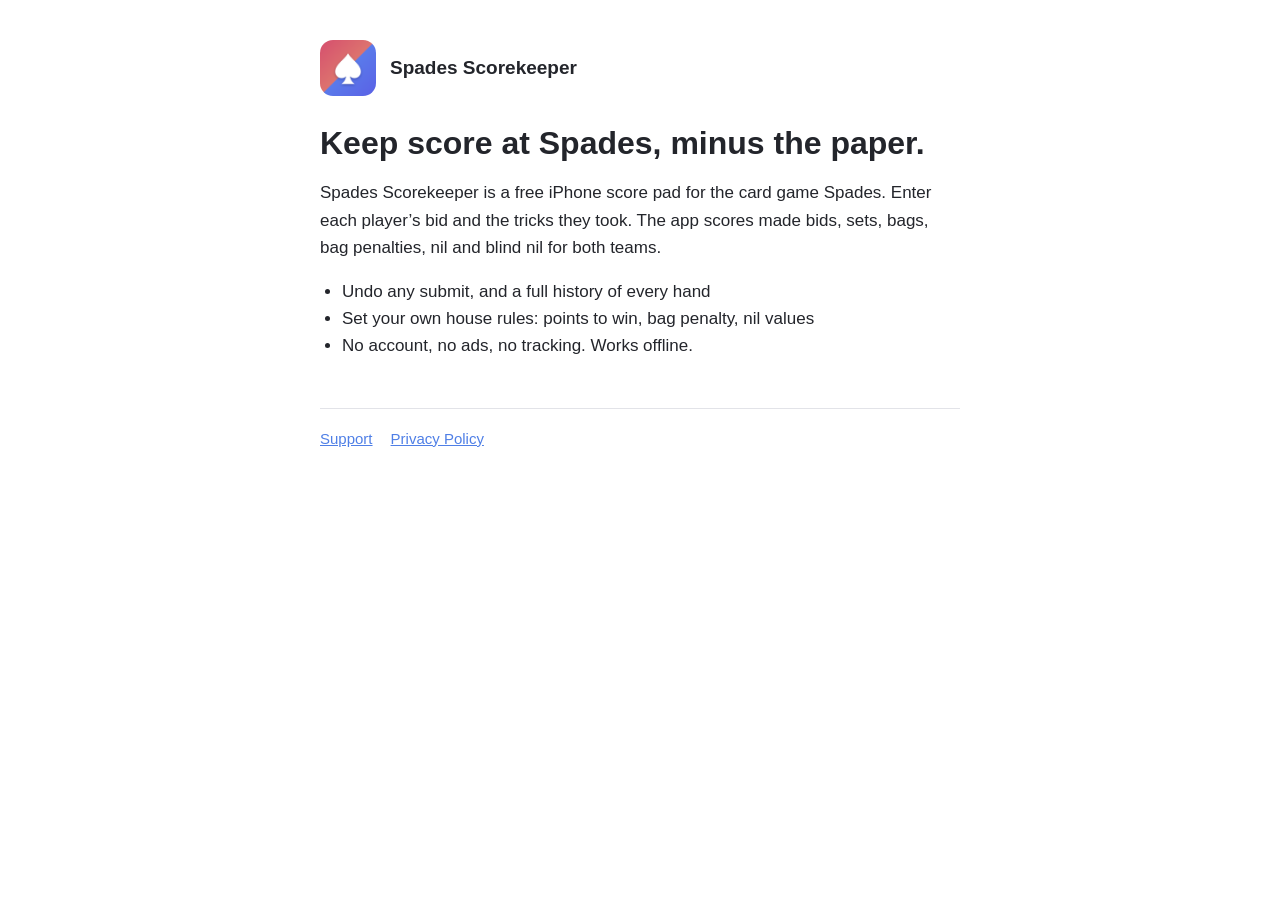
<file: index.html>
<!doctype html>
<html lang="en">
<head>
  <meta charset="utf-8">
  <meta name="viewport" content="width=device-width, initial-scale=1">
  <meta name="color-scheme" content="light dark">
  <title>Spades Scorekeeper</title>
  <meta name="description" content="A simple score pad for the card game Spades. Bids, nil, blind nil, bags and penalties, scored for you.">
  <link rel="stylesheet" href="style.css">
</head>
<body>
<main>
  <header><img src="icon.png" alt=""><a href="index.html">Spades Scorekeeper</a></header>

  <h1>Keep score at Spades, minus the paper.</h1>
  <p>Spades Scorekeeper is a free iPhone score pad for the card game Spades. Enter each player’s bid and the tricks they took. The app scores made bids, sets, bags, bag penalties, nil and blind nil for both teams.</p>
  <ul>
    <li>Undo any submit, and a full history of every hand</li>
    <li>Set your own house rules: points to win, bag penalty, nil values</li>
    <li>No account, no ads, no tracking. Works offline.</li>
  </ul>

  <nav><a href="support.html">Support</a><a href="privacy.html">Privacy Policy</a></nav>
</main>
</body>
</html>
</file>
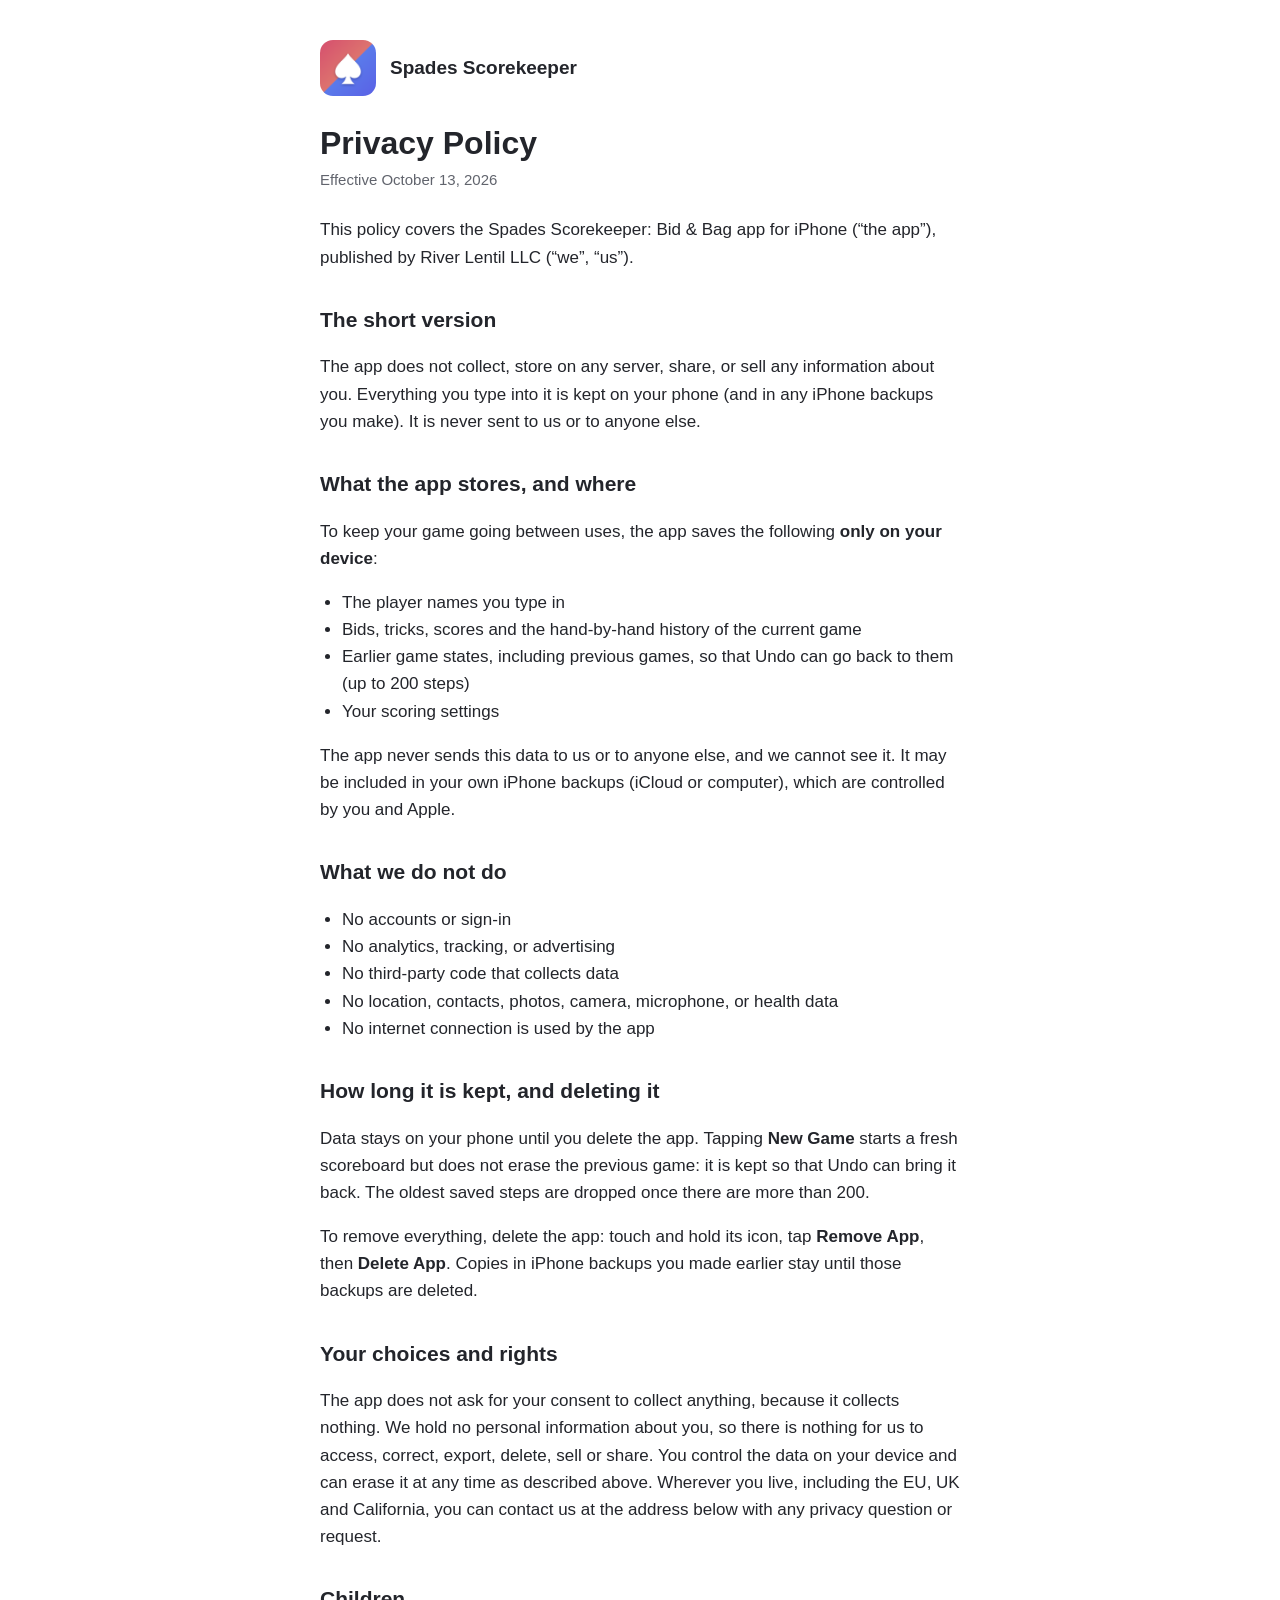
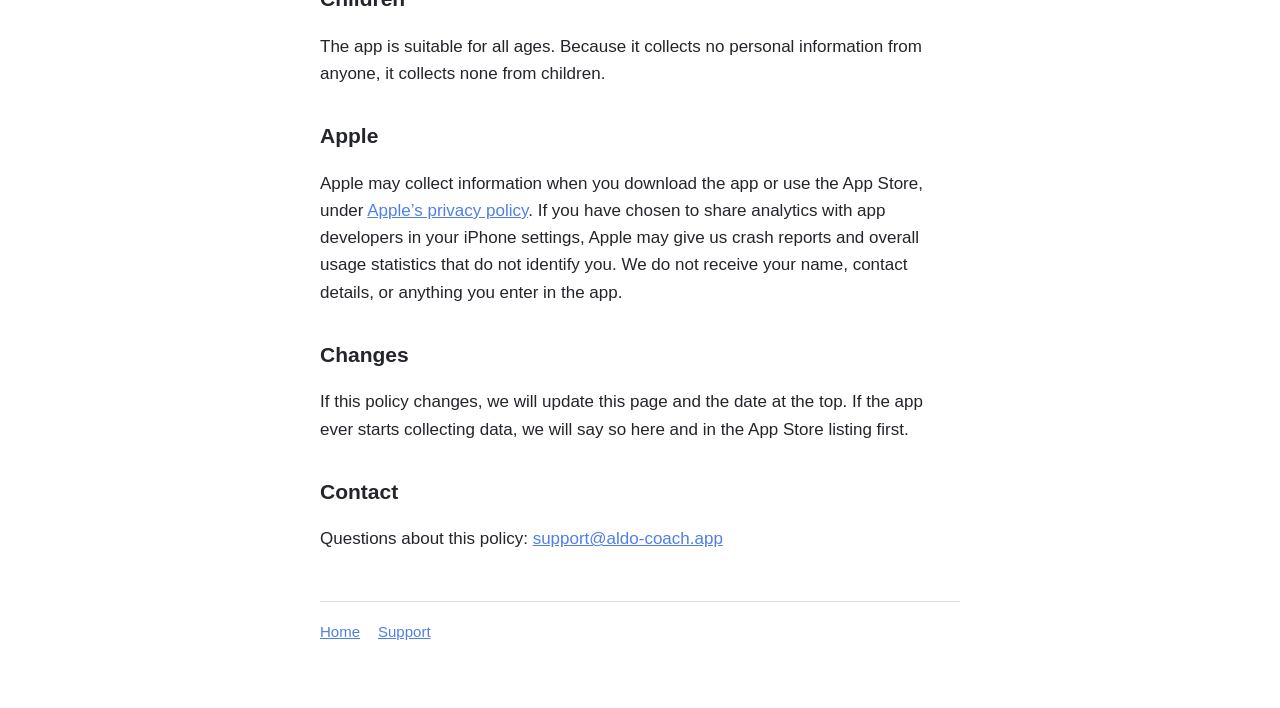
<file: privacy.html>
<!doctype html>
<html lang="en">
<head>
  <meta charset="utf-8">
  <meta name="viewport" content="width=device-width, initial-scale=1">
  <meta name="color-scheme" content="light dark">
  <title>Privacy Policy — Spades Scorekeeper</title>
  <link rel="stylesheet" href="style.css">
</head>
<body>
<main>
  <header><img src="icon.png" alt=""><a href="index.html">Spades Scorekeeper</a></header>

  <h1>Privacy Policy</h1>
  <p class="meta">Effective October 13, 2026</p>

  <p>This policy covers the Spades Scorekeeper: Bid &amp; Bag app for iPhone (“the app”), published by River Lentil LLC (“we”, “us”).</p>

  <h2>The short version</h2>
  <p>The app does not collect, store on any server, share, or sell any information about you. Everything you type into it is kept on your phone (and in any iPhone backups you make). It is never sent to us or to anyone else.</p>

  <h2>What the app stores, and where</h2>
  <p>To keep your game going between uses, the app saves the following <strong>only on your device</strong>:</p>
  <ul>
    <li>The player names you type in</li>
    <li>Bids, tricks, scores and the hand-by-hand history of the current game</li>
    <li>Earlier game states, including previous games, so that Undo can go back to them (up to 200 steps)</li>
    <li>Your scoring settings</li>
  </ul>
  <p>The app never sends this data to us or to anyone else, and we cannot see it. It may be included in your own iPhone backups (iCloud or computer), which are controlled by you and Apple.</p>

  <h2>What we do not do</h2>
  <ul>
    <li>No accounts or sign-in</li>
    <li>No analytics, tracking, or advertising</li>
    <li>No third-party code that collects data</li>
    <li>No location, contacts, photos, camera, microphone, or health data</li>
    <li>No internet connection is used by the app</li>
  </ul>

  <h2>How long it is kept, and deleting it</h2>
  <p>Data stays on your phone until you delete the app. Tapping <strong>New Game</strong> starts a fresh scoreboard but does not erase the previous game: it is kept so that Undo can bring it back. The oldest saved steps are dropped once there are more than 200.</p>
  <p>To remove everything, delete the app: touch and hold its icon, tap <strong>Remove App</strong>, then <strong>Delete App</strong>. Copies in iPhone backups you made earlier stay until those backups are deleted.</p>

  <h2>Your choices and rights</h2>
  <p>The app does not ask for your consent to collect anything, because it collects nothing. We hold no personal information about you, so there is nothing for us to access, correct, export, delete, sell or share. You control the data on your device and can erase it at any time as described above. Wherever you live, including the EU, UK and California, you can contact us at the address below with any privacy question or request.</p>

  <h2>Children</h2>
  <p>The app is suitable for all ages. Because it collects no personal information from anyone, it collects none from children.</p>

  <h2>Apple</h2>
  <p>Apple may collect information when you download the app or use the App Store, under <a href="https://www.apple.com/legal/privacy/">Apple’s privacy policy</a>. If you have chosen to share analytics with app developers in your iPhone settings, Apple may give us crash reports and overall usage statistics that do not identify you. We do not receive your name, contact details, or anything you enter in the app.</p>

  <h2>Changes</h2>
  <p>If this policy changes, we will update this page and the date at the top. If the app ever starts collecting data, we will say so here and in the App Store listing first.</p>

  <h2>Contact</h2>
  <p>Questions about this policy: <a href="mailto:support@aldo-coach.app">support@aldo-coach.app</a></p>

  <nav><a href="index.html">Home</a><a href="support.html">Support</a></nav>
</main>
</body>
</html>
</file>
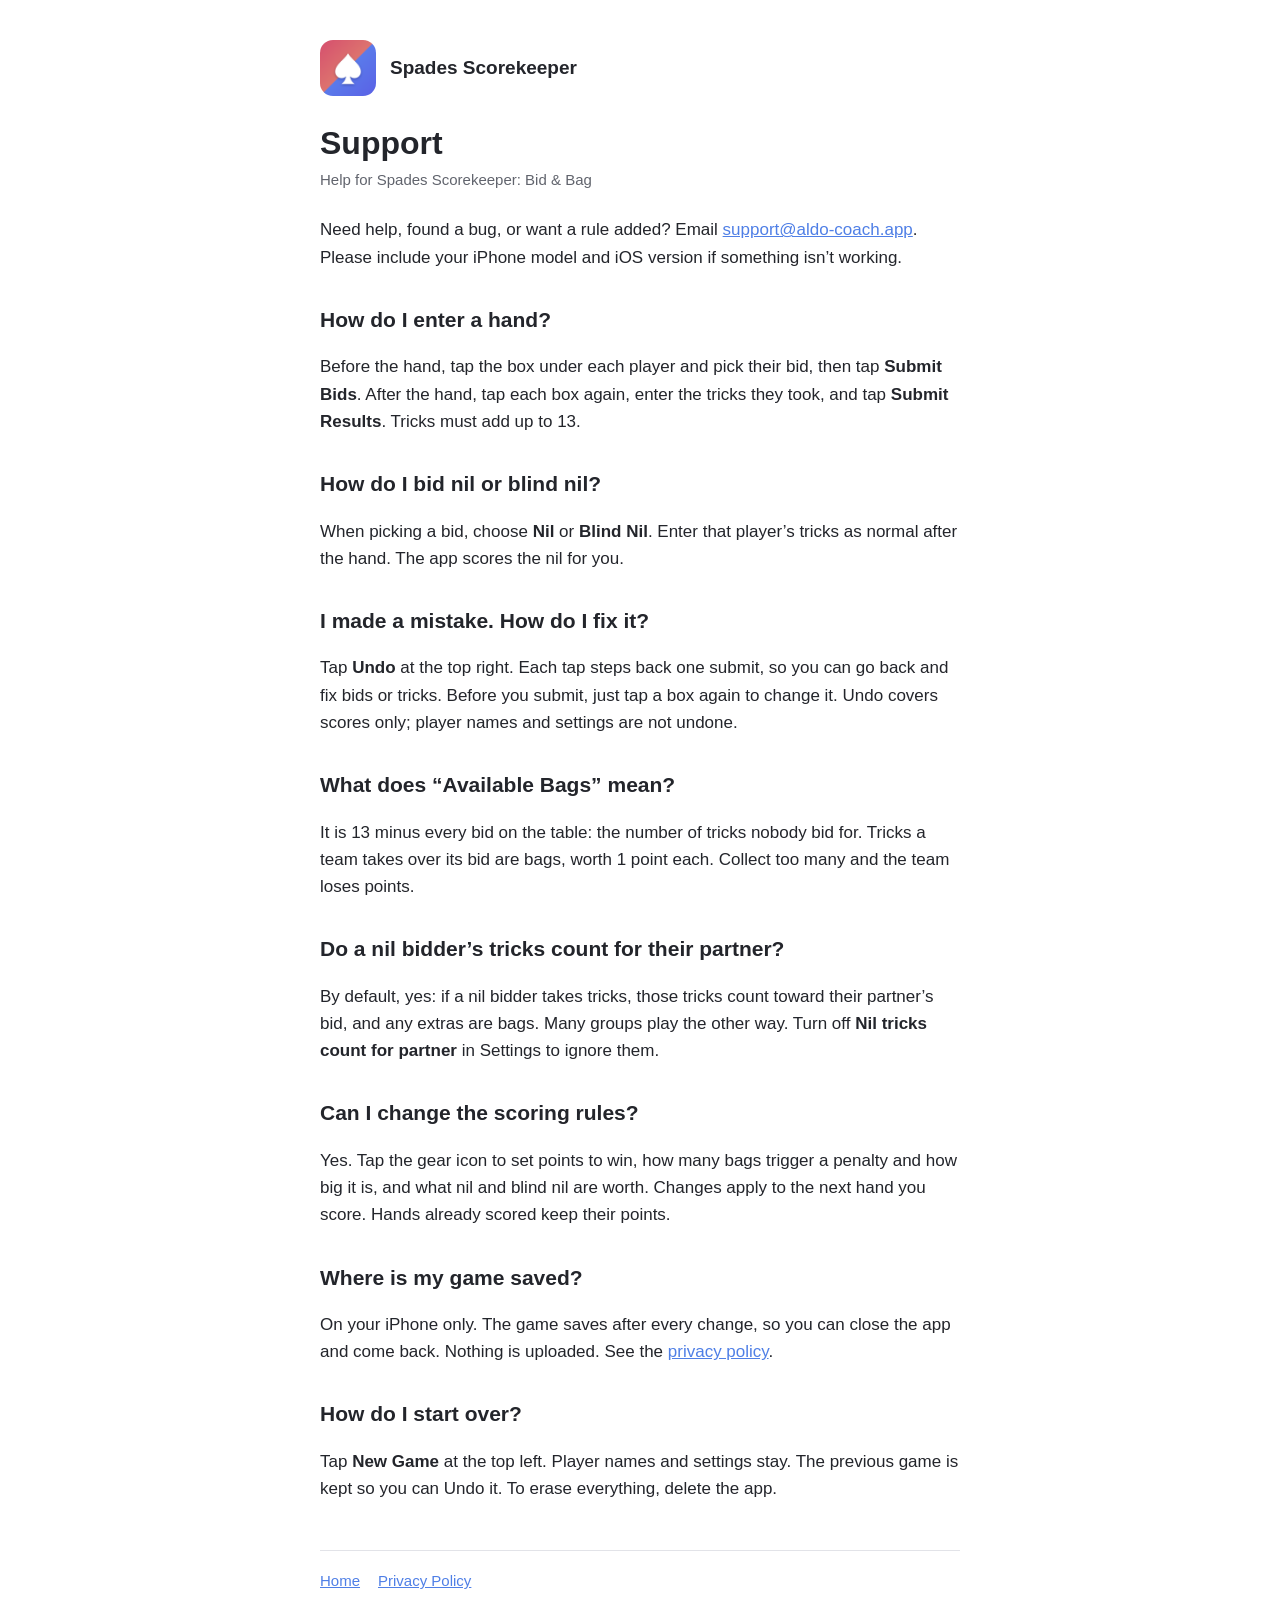
<file: support.html>
<!doctype html>
<html lang="en">
<head>
  <meta charset="utf-8">
  <meta name="viewport" content="width=device-width, initial-scale=1">
  <meta name="color-scheme" content="light dark">
  <title>Support — Spades Scorekeeper</title>
  <link rel="stylesheet" href="style.css">
</head>
<body>
<main>
  <header><img src="icon.png" alt=""><a href="index.html">Spades Scorekeeper</a></header>

  <h1>Support</h1>
  <p class="meta">Help for Spades Scorekeeper: Bid &amp; Bag</p>

  <p>Need help, found a bug, or want a rule added? Email <a href="mailto:support@aldo-coach.app">support@aldo-coach.app</a>. Please include your iPhone model and iOS version if something isn’t working.</p>

  <h2>How do I enter a hand?</h2>
  <p>Before the hand, tap the box under each player and pick their bid, then tap <strong>Submit Bids</strong>. After the hand, tap each box again, enter the tricks they took, and tap <strong>Submit Results</strong>. Tricks must add up to 13.</p>

  <h2>How do I bid nil or blind nil?</h2>
  <p>When picking a bid, choose <strong>Nil</strong> or <strong>Blind Nil</strong>. Enter that player’s tricks as normal after the hand. The app scores the nil for you.</p>

  <h2>I made a mistake. How do I fix it?</h2>
  <p>Tap <strong>Undo</strong> at the top right. Each tap steps back one submit, so you can go back and fix bids or tricks. Before you submit, just tap a box again to change it. Undo covers scores only; player names and settings are not undone.</p>

  <h2>What does “Available Bags” mean?</h2>
  <p>It is 13 minus every bid on the table: the number of tricks nobody bid for. Tricks a team takes over its bid are bags, worth 1 point each. Collect too many and the team loses points.</p>

  <h2>Do a nil bidder’s tricks count for their partner?</h2>
  <p>By default, yes: if a nil bidder takes tricks, those tricks count toward their partner’s bid, and any extras are bags. Many groups play the other way. Turn off <strong>Nil tricks count for partner</strong> in Settings to ignore them.</p>

  <h2>Can I change the scoring rules?</h2>
  <p>Yes. Tap the gear icon to set points to win, how many bags trigger a penalty and how big it is, and what nil and blind nil are worth. Changes apply to the next hand you score. Hands already scored keep their points.</p>

  <h2>Where is my game saved?</h2>
  <p>On your iPhone only. The game saves after every change, so you can close the app and come back. Nothing is uploaded. See the <a href="privacy.html">privacy policy</a>.</p>

  <h2>How do I start over?</h2>
  <p>Tap <strong>New Game</strong> at the top left. Player names and settings stay. The previous game is kept so you can Undo it. To erase everything, delete the app.</p>

  <nav><a href="index.html">Home</a><a href="privacy.html">Privacy Policy</a></nav>
</main>
</body>
</html>
</file>
<file: style.css>
:root { --bg: #ffffff; --text: #23252b; --muted: #61646d; --line: #e2e3e8; --accent: #4f7fe6; }
@media (prefers-color-scheme: dark) {
  :root { --bg: #121317; --text: #eceef3; --muted: #a0a4ae; --line: #2c2f38; --accent: #7aa2f6; }
}
* { box-sizing: border-box; }
body { margin: 0; background: var(--bg); color: var(--text); font: 17px/1.6 -apple-system, BlinkMacSystemFont, "Segoe UI", Roboto, Helvetica, Arial, sans-serif; }
main { max-width: 680px; margin: 0 auto; padding: 40px 20px 64px; }
header { display: flex; align-items: center; gap: 14px; margin-bottom: 28px; }
header img { width: 56px; height: 56px; border-radius: 13px; }
header a { color: inherit; text-decoration: none; font-weight: 700; font-size: 19px; }
h1 { font-size: 32px; line-height: 1.2; margin: 0 0 6px; }
h2 { font-size: 21px; margin: 32px 0 8px; }
p, li { color: var(--text); }
.meta { color: var(--muted); font-size: 15px; margin: 0 0 24px; }
a { color: var(--accent); }
ul { padding-left: 22px; }
nav { margin-top: 48px; padding-top: 18px; border-top: 1px solid var(--line); font-size: 15px; color: var(--muted); display: flex; gap: 18px; flex-wrap: wrap; }
</file>
